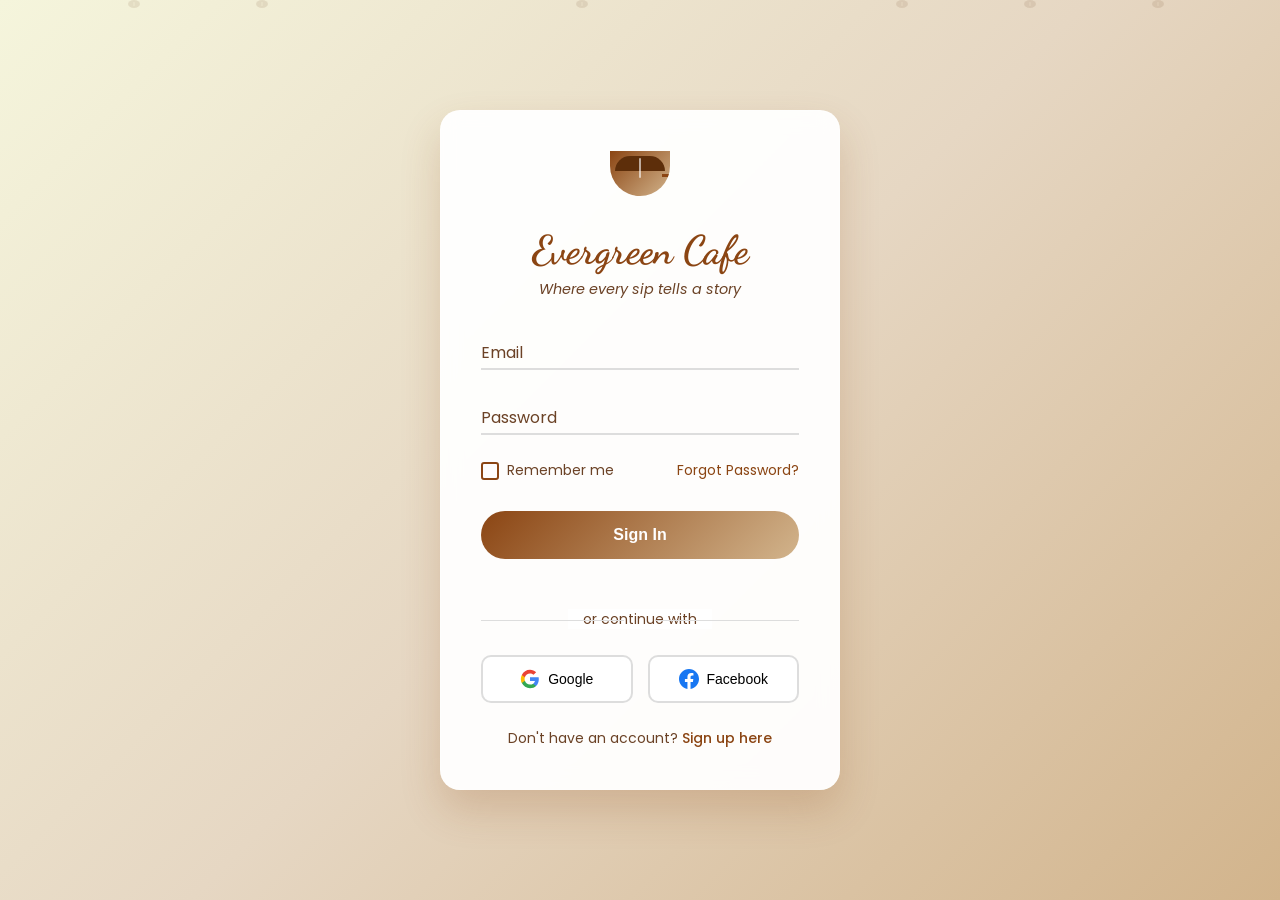
<file: login.html>
<!DOCTYPE html>
<html lang="en">
  <head>
    <meta charset="UTF-8" />
    <link rel="icon" type="image/svg+xml" href="/vite.svg" />
    <meta name="viewport" content="width=device-width, initial-scale=1.0" />
    <title>EvergreenCafe - Login</title>
    <link href="https://fonts.googleapis.com/css2?family=Poppins:wght@300;400;500;600;700&family=Dancing+Script:wght@400;500;600;700&display=swap" rel="stylesheet">
    <link rel="stylesheet" href="login.css" />
  </head>
  <body>
    <div class="background">
      <div class="coffee-beans">
        <div class="bean bean1"></div>
        <div class="bean bean2"></div>
        <div class="bean bean3"></div>
        <div class="bean bean4"></div>
        <div class="bean bean5"></div>
        <div class="bean bean6"></div>
      </div>
    </div>

    <div class="container">
      <div class="login-card">
        <div class="coffee-cup">
          <div class="cup">
            <div class="steam">
              <div class="steam-line steam-1"></div>
              <div class="steam-line steam-2"></div>
              <div class="steam-line steam-3"></div>
            </div>
          </div>
        </div>

        <div class="logo">
          <h1>Evergreen Cafe</h1>
          <p class="tagline">Where every sip tells a story</p>
        </div>

        <form class="login-form">
          <div class="input-group">
            <input type="email" id="email" required>
            <label for="email">Email</label>
            <div class="input-line"></div>
          </div>

          <div class="input-group">
            <input type="password" id="password" required>
            <label for="password">Password</label>
            <div class="input-line"></div>
          </div>

          <div class="form-options">
            <label class="remember-me">
              <input type="checkbox">
              <span class="checkmark"></span>
              Remember me
            </label>
            <a href="#" class="forgot-password">Forgot Password?</a>
          </div>

          <button type="submit" class="login-btn">
            <span>Sign In</span>
            <div class="btn-ripple"></div>
          </button>

          <div class="divider">
            <span>or continue with</span>
          </div>

          <div class="social-login">
            <button type="button" class="social-btn google">
              <svg viewBox="0 0 24 24" width="20" height="20">
                <path fill="#4285F4" d="M22.56 12.25c0-.78-.07-1.53-.2-2.25H12v4.26h5.92c-.26 1.37-1.04 2.53-2.21 3.31v2.77h3.57c2.08-1.92 3.28-4.74 3.28-8.09z"/>
                <path fill="#34A853" d="M12 23c2.97 0 5.46-.98 7.28-2.66l-3.57-2.77c-.98.66-2.23 1.06-3.71 1.06-2.86 0-5.29-1.93-6.16-4.53H2.18v2.84C3.99 20.53 7.7 23 12 23z"/>
                <path fill="#FBBC05" d="M5.84 14.09c-.22-.66-.35-1.36-.35-2.09s.13-1.43.35-2.09V7.07H2.18C1.43 8.55 1 10.22 1 12s.43 3.45 1.18 4.93l2.85-2.22.81-.62z"/>
                <path fill="#EA4335" d="M12 5.38c1.62 0 3.06.56 4.21 1.64l3.15-3.15C17.45 2.09 14.97 1 12 1 7.7 1 3.99 3.47 2.18 7.07l3.66 2.84c.87-2.6 3.3-4.53 6.16-4.53z"/>
              </svg>
              Google
            </button>
            <button type="button" class="social-btn facebook">
              <svg viewBox="0 0 24 24" width="20" height="20">
                <path fill="#1877F2" d="M24 12.073c0-6.627-5.373-12-12-12s-12 5.373-12 12c0 5.99 4.388 10.954 10.125 11.854v-8.385H7.078v-3.47h3.047V9.43c0-3.007 1.792-4.669 4.533-4.669 1.312 0 2.686.235 2.686.235v2.953H15.83c-1.491 0-1.956.925-1.956 1.874v2.25h3.328l-.532 3.47h-2.796v8.385C19.612 23.027 24 18.062 24 12.073z"/>
              </svg>
              Facebook
            </button>
          </div>

          <p class="signup-link">
            Don't have an account? <a href="signup.html">Sign up here</a>
          </p>
        </form>
      </div>
    </div>

    <script type="module" src="login.js"></script>
  </body>
</html>
</file>
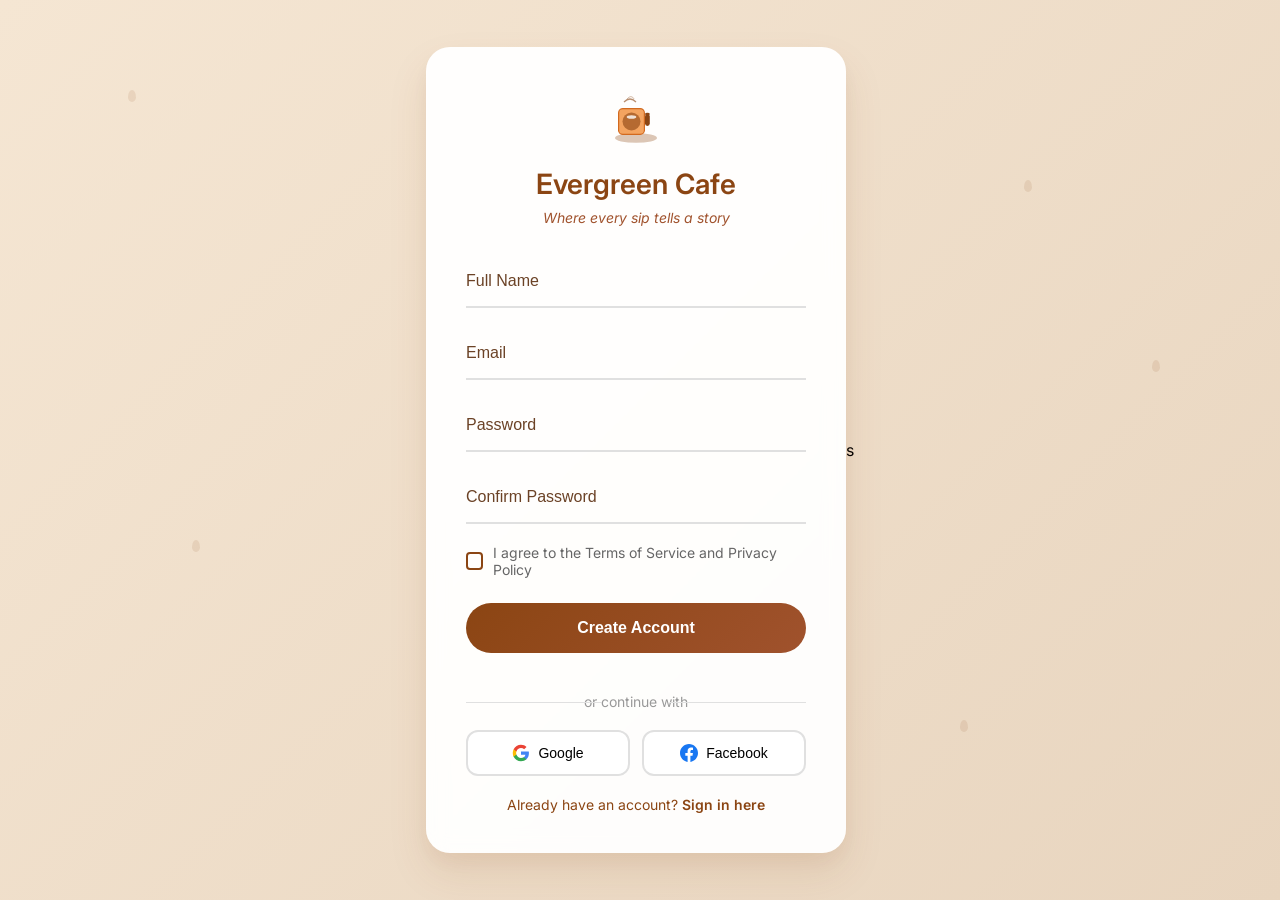
<file: signup.html>
<!DOCTYPE html>
<html lang="en">
  <head>
    <meta charset="UTF-8" />
    <link rel="icon" type="image/svg+xml" href="/vite.svg" />
    <meta name="viewport" content="width=device-width, initial-scale=1.0" />
    <title>Sign Up - Evergreen Cafe</title>
    <link rel="preconnect" href="https://fonts.googleapis.com">
    <link rel="preconnect" href="https://fonts.gstatic.com" crossorigin>
    <link href="https://fonts.googleapis.com/css2?family=Inter:wght@300;400;500;600;700&display=swap" rel="stylesheet">
    <style>
      * {
        margin: 0;
        padding: 0;
        box-sizing: border-box;
      }

      body {
        font-family: 'Inter', -apple-system, BlinkMacSystemFont, 'Segoe UI', Roboto, sans-serif;
        background: linear-gradient(135deg, #f5e6d3 0%, #e8d5bf 100%);
        min-height: 100vh;
        display: flex;
        align-items: center;
        justify-content: center;
        padding: 20px;
        position: relative;
        overflow-x: hidden;
      }

      /* Animated background elements */
      .coffee-beans {
        position: absolute;
        top: 0;
        left: 0;
        width: 100%;
        height: 100%;
        pointer-events: none;
        z-index: 1;
      }

      .coffee-bean {
        position: absolute;
        width: 8px;
        height: 12px;
        background: #8B4513;
        border-radius: 50% 50% 50% 50% / 60% 60% 40% 40%;
        opacity: 0.1;
        animation: float 6s ease-in-out infinite;
      }

      .coffee-bean:nth-child(1) { top: 10%; left: 10%; animation-delay: 0s; }
      .coffee-bean:nth-child(2) { top: 20%; left: 80%; animation-delay: 1s; }
      .coffee-bean:nth-child(3) { top: 60%; left: 15%; animation-delay: 2s; }
      .coffee-bean:nth-child(4) { top: 80%; left: 75%; animation-delay: 3s; }
      .coffee-bean:nth-child(5) { top: 40%; left: 90%; animation-delay: 4s; }

      @keyframes float {
        0%, 100% { transform: translateY(0px) rotate(0deg); }
        50% { transform: translateY(-20px) rotate(10deg); }
      }

      .signup-container {
        background: rgba(255, 255, 255, 0.95);
        backdrop-filter: blur(10px);
        border-radius: 24px;
        padding: 40px;
        width: 100%;
        max-width: 420px;
        box-shadow:
          0 20px 40px rgba(139, 69, 19, 0.1),
          0 10px 20px rgba(139, 69, 19, 0.05);
        position: relative;
        z-index: 10;
        animation: slideIn 0.8s ease-out;
      }

      @keyframes slideIn {
        from {
          opacity: 0;
          transform: translateY(30px);
        }
        to {
          opacity: 1;
          transform: translateY(0);
        }
      }

      .coffee-icon {
        width: 60px;
        height: 60px;
        margin: 0 auto 20px;
        display: block;
        animation: bounce 2s ease-in-out infinite;
      }

      @keyframes bounce {
        0%, 20%, 50%, 80%, 100% { transform: translateY(0); }
        40% { transform: translateY(-10px); }
        60% { transform: translateY(-5px); }
      }

      .cafe-title {
        text-align: center;
        color: #8B4513;
        font-size: 28px;
        font-weight: 600;
        margin-bottom: 8px;
        animation: fadeInUp 1s ease-out 0.3s both;
      }

      .cafe-tagline {
        text-align: center;
        color: #A0522D;
        font-size: 14px;
        font-style: italic;
        margin-bottom: 30px;
        animation: fadeInUp 1s ease-out 0.5s both;
      }

      @keyframes fadeInUp {
        from {
          opacity: 0;
          transform: translateY(20px);
        }
        to {
          opacity: 1;
          transform: translateY(0);
        }
      }

      .form-group {
        margin-bottom: 20px;
        animation: fadeInUp 1s ease-out both;
      }

      .form-group:nth-child(4) { animation-delay: 0.7s; }
      .form-group:nth-child(5) { animation-delay: 0.8s; }
      .form-group:nth-child(6) { animation-delay: 0.9s; }
      .form-group:nth-child(7) { animation-delay: 1s; }

      .form-input {
        width: 100%;
        padding: 16px 0;
        border: none;
        border-bottom: 2px solid #e0e0e0;
        background: transparent;
        font-size: 16px;
        color: #333;
        outline: none;
        transition: all 0.3s ease;
      }

      .form-input:focus {
        border-bottom-color: #8B4513;
        transform: translateY(-2px);
      }

      .form-input::placeholder {
        color: #6B4226;
        transition: opacity 0.3s ease;
      }

      .form-input:focus::placeholder {
        opacity: 0.5;
      }

      .checkbox-group {
        display: flex;
        align-items: center;
        gap: 10px;
        margin-bottom: 25px;
        animation: fadeInUp 1s ease-out 1.1s both;
      }

      .checkbox {
        width: 18px;
        height: 18px;
        border: 2px solid #8B4513;
        border-radius: 4px;
        cursor: pointer;
        position: relative;
        transition: all 0.3s ease;
      }

      .checkbox input {
        opacity: 0;
        position: absolute;
        cursor: pointer;
      }

      .checkbox input:checked + .checkmark {
        background: #8B4513;
        transform: scale(1.1);
      }

      .checkbox input:checked + .checkmark::after {
        content: '✓';
        color: white;
        position: absolute;
        top: 50%;
        left: 50%;
        transform: translate(-50%, -50%);
        font-size: 12px;
        font-weight: bold;
      }

      .checkbox-label {
        font-size: 14px;
        color: #666;
        cursor: pointer;
      }

      .signup-btn {
        width: 100%;
        padding: 16px;
        background: linear-gradient(135deg, #8B4513 0%, #A0522D 100%);
        color: white;
        border: none;
        border-radius: 50px;
        font-size: 16px;
        font-weight: 600;
        cursor: pointer;
        transition: all 0.3s ease;
        margin-bottom: 20px;
        position: relative;
        overflow: hidden;
        animation: fadeInUp 1s ease-out 1.2s both;
      }

      .signup-btn:hover {
        transform: translateY(-2px);
        box-shadow: 0 10px 25px rgba(139, 69, 19, 0.3);
      }

      .signup-btn:active {
        transform: translateY(0);
      }

      .signup-btn::before {
        content: '';
        position: absolute;
        top: 0;
        left: -100%;
        width: 100%;
        height: 100%;
        background: linear-gradient(90deg, transparent, rgba(255,255,255,0.2), transparent);
        transition: left 0.5s;
      }

      .signup-btn:hover::before {
        left: 100%;
      }

      .divider {
        text-align: center;
        margin: 20px 0;
        color: #999;
        font-size: 14px;
        position: relative;
        animation: fadeInUp 1s ease-out 1.3s both;
      }

      .divider::before,
      .divider::after {
        content: '';
        position: absolute;
        top: 50%;
        width: 40%;
        height: 1px;
        background: #e0e0e0;
      }

      .divider::before { left: 0; }
      .divider::after { right: 0; }

      .social-buttons {
        display: flex;
        gap: 12px;
        margin-bottom: 20px;
        animation: fadeInUp 1s ease-out 1.4s both;
      }

      .social-btn {
        flex: 1;
        padding: 12px;
        border: 2px solid #e0e0e0;
        border-radius: 12px;
        background: white;
        cursor: pointer;
        display: flex;
        align-items: center;
        justify-content: center;
        gap: 8px;
        font-size: 14px;
        font-weight: 500;
        transition: all 0.3s ease;
      }

      .social-btn:hover {
        border-color: #8B4513;
        transform: translateY(-2px);
        box-shadow: 0 5px 15px rgba(0,0,0,0.1);
      }

      .login-link {
        text-align: center;
        color: #8B4513;
        font-size: 14px;
        animation: fadeInUp 1s ease-out 1.5s both;
      }

      .login-link a {
        color: #8B4513;
        text-decoration: none;
        font-weight: 600;
        transition: color 0.3s ease;
      }

      .login-link a:hover {
        color: #A0522D;
        text-decoration: underline;
      }

      /* Responsive design */
      @media (max-width: 480px) {
        .signup-container {
          padding: 30px 25px;
          margin: 10px;
        }

        .cafe-title {
          font-size: 24px;
        }
      }
    </style>
  </head>
  <body>
    <div class="coffee-beans">
      <div class="coffee-bean"></div>
      <div class="coffee-bean"></div>
      <div class="coffee-bean"></div>
      <div class="coffee-bean"></div>
      <div class="coffee-bean"></div>
    </div>

    <div class="signup-container">
      <!-- Coffee Cup Icon -->
      <svg class="coffee-icon" viewBox="0 0 100 100" fill="none" xmlns="http://www.w3.org/2000/svg">
        <ellipse cx="50" cy="85" rx="35" ry="8" fill="#8B4513" opacity="0.3"/>
        <rect x="20" y="35" width="45" height="45" rx="8" fill="#D2691E"/>
        <rect x="22" y="37" width="41" height="41" rx="6" fill="#F4A460"/>
        <circle cx="42.5" cy="57.5" r="15" fill="#8B4513" opacity="0.6"/>
        <ellipse cx="42.5" cy="50" rx="8" ry="3" fill="#FFFFFF" opacity="0.8"/>
        <rect x="65" y="45" width="8" height="20" rx="4" fill="#8B4513"/>
        <ellipse cx="69" cy="45" rx="4" ry="2" fill="#8B4513"/>
        <path d="M30 25 Q40 15 50 25" stroke="#8B4513" stroke-width="2" fill="none" opacity="0.6"/>
        <path d="M35 20 Q42 12 47 20" stroke="#8B4513" stroke-width="1.5" fill="none" opacity="0.4"/>
      </svg>

      <h1 class="cafe-title">Evergreen Cafe</h1>
      <p class="cafe-tagline">Where every sip tells a story</p>

      <form id="signupForm">
        <div class="form-group">
          <input type="text" class="form-input" placeholder="Full Name" required>
        </div>

        <div class="form-group">
          <input type="email" class="form-input" placeholder="Email" required>
        </div>

        <div class="form-group">
          <input type="password" class="form-input" placeholder="Password" required>
        </div>

        <div class="form-group">
          <input type="password" class="form-input" placeholder="Confirm Password" required>
        </div>

        <div class="checkbox-group">
          <label class="checkbox">
            <input type="checkbox" required>
            <span class="checkmark"></span>
          </label>
          <label class="checkbox-label">I agree to the Terms of Service and Privacy Policy</label>
        </div>

        <button type="submit" class="signup-btn">Create Account</button>
      </form>

      <div class="divider">or continue with</div>

      <div class="social-buttons">
        <button class="social-btn">
          <svg width="18" height="18" viewBox="0 0 24 24">
            <path fill="#4285F4" d="M22.56 12.25c0-.78-.07-1.53-.2-2.25H12v4.26h5.92c-.26 1.37-1.04 2.53-2.21 3.31v2.77h3.57c2.08-1.92 3.28-4.74 3.28-8.09z"/>
            <path fill="#34A853" d="M12 23c2.97 0 5.46-.98 7.28-2.66l-3.57-2.77c-.98.66-2.23 1.06-3.71 1.06-2.86 0-5.29-1.93-6.16-4.53H2.18v2.84C3.99 20.53 7.7 23 12 23z"/>
            <path fill="#FBBC05" d="M5.84 14.09c-.22-.66-.35-1.36-.35-2.09s.13-1.43.35-2.09V7.07H2.18C1.43 8.55 1 10.22 1 12s.43 3.45 1.18 4.93l2.85-2.22.81-.62z"/>
            <path fill="#EA4335" d="M12 5.38c1.62 0 3.06.56 4.21 1.64l3.15-3.15C17.45 2.09 14.97 1 12 1 7.7 1 3.99 3.47 2.18 7.07l3.66 2.84c.87-2.6 3.3-4.53 6.16-4.53z"/>
          </svg>
          Google
        </button>

        <button class="social-btn">
          <svg width="18" height="18" viewBox="0 0 24 24" fill="#1877F2">
            <path d="M24 12.073c0-6.627-5.373-12-12-12s-12 5.373-12 12c0 5.99 4.388 10.954 10.125 11.854v-8.385H7.078v-3.47h3.047V9.43c0-3.007 1.792-4.669 4.533-4.669 1.312 0 2.686.235 2.686.235v2.953H15.83c-1.491 0-1.956.925-1.956 1.874v2.25h3.328l-.532 3.47h-2.796v8.385C19.612 23.027 24 18.062 24 12.073z"/>
          </svg>
          Facebook
        </button>
      </div>

      <div class="login-link">
        Already have an account? <a href="login.html" onclick="switchToLogin()">Sign in here</a>
      </div>
    </div>

    <script>
      function switchToLogin() {
        alert('This would switch to the login page');
      }

      // Form submission handler
      document.getElementById('signupForm').addEventListener('submit', function(e) {
        e.preventDefault();

        // Add success animation
        const btn = document.querySelector('.signup-btn');
        const originalText = btn.textContent;

        btn.style.background = 'linear-gradient(135deg, #28a745 0%, #20c997 100%)';
        btn.textContent = '✓ Account Created!';

        setTimeout(() => {
          btn.style.background = 'linear-gradient(135deg, #8B4513 0%, #A0522D 100%)';
          btn.textContent = originalText;
        }, 2000);
      });

      // Enhanced input animations
      document.querySelectorAll('.form-input').forEach(input => {
        input.addEventListener('focus', function() {
          this.parentElement.style.transform = 'scale(1.02)';
        });

        input.addEventListener('blur', function() {
          this.parentElement.style.transform = 'scale(1)';
        });
      });
    </script>
  </body>
</html>
s
</file>
<file: login.css>
* {
  margin: 0;
  padding: 0;
  box-sizing: border-box;
}

:root {
  --coffee-brown: #8B4513;
  --dark-coffee: #5D2E0A;
  --light-coffee: #D2B48C;
  --cream: #F5F5DC;
  --coffee-foam: #FEFEFE;
  --accent-gold: #DAA520;
  --text-dark: #2C1810;
  --text-light: #6B4226;
  --shadow: rgba(139, 69, 19, 0.2);
  --gradient-primary: linear-gradient(135deg, #8B4513 0%, #D2B48C 100%);
  --gradient-background: linear-gradient(135deg, #F5F5DC 0%, #E6D7C3 50%, #D2B48C 100%);
}

body {
  font-family: 'Poppins', sans-serif;
  background: var(--gradient-background);
  min-height: 100vh;
  overflow: hidden;
  position: relative;
}

/* Background and Coffee Bean Animations */
.background {
  position: fixed;
  top: 0;
  left: 0;
  width: 100%;
  height: 100%;
  z-index: -1;
  background: var(--gradient-background);
}

.coffee-beans {
  position: absolute;
  width: 100%;
  height: 100%;
  overflow: hidden;
}

.bean {
  position: absolute;
  width: 12px;
  height: 8px;
  background: var(--dark-coffee);
  border-radius: 50%;
  opacity: 0.1;
  animation: float 20s infinite linear;
}

.bean::before {
  content: '';
  position: absolute;
  top: 2px;
  left: 50%;
  transform: translateX(-50%);
  width: 1px;
  height: 4px;
  background: var(--light-coffee);
  border-radius: 1px;
}

.bean1 {
  left: 10%;
  animation-delay: 0s;
  animation-duration: 25s;
}

.bean2 {
  left: 20%;
  animation-delay: -5s;
  animation-duration: 30s;
}

.bean3 {
  left: 70%;
  animation-delay: -10s;
  animation-duration: 20s;
}

.bean4 {
  left: 80%;
  animation-delay: -15s;
  animation-duration: 35s;
}

.bean5 {
  left: 45%;
  animation-delay: -8s;
  animation-duration: 28s;
}

.bean6 {
  left: 90%;
  animation-delay: -12s;
  animation-duration: 22s;
}

@keyframes float {
  0% {
    transform: translateY(100vh) rotate(0deg);
  }
  100% {
    transform: translateY(-100px) rotate(360deg);
  }
}

/* Main Container */
.container {
  display: flex;
  justify-content: center;
  align-items: center;
  min-height: 100vh;
  padding: 20px;
  animation: fadeIn 1s ease-out;
}

@keyframes fadeIn {
  from {
    opacity: 0;
    transform: translateY(30px);
  }
  to {
    opacity: 1;
    transform: translateY(0);
  }
}

/* Login Card */
.login-card {
  background: rgba(255, 255, 255, 0.95);
  backdrop-filter: blur(10px);
  border-radius: 20px;
  padding: 40px;
  box-shadow: 0 20px 40px var(--shadow);
  max-width: 400px;
  width: 100%;
  text-align: center;
  position: relative;
  border: 1px solid rgba(255, 255, 255, 0.2);
  animation: slideUp 0.8s ease-out 0.2s both;
}

@keyframes slideUp {
  from {
    opacity: 0;
    transform: translateY(50px) scale(0.9);
  }
  to {
    opacity: 1;
    transform: translateY(0) scale(1);
  }
}

/* Coffee Cup Animation */
.coffee-cup {
  margin-bottom: 30px;
  animation: bounce 2s ease-in-out infinite;
}

@keyframes bounce {
  0%, 20%, 50%, 80%, 100% {
    transform: translateY(0);
  }
  40% {
    transform: translateY(-10px);
  }
  60% {
    transform: translateY(-5px);
  }
}

.cup {
  width: 60px;
  height: 45px;
  background: var(--gradient-primary);
  border-radius: 0 0 30px 30px;
  margin: 0 auto;
  position: relative;
  overflow: hidden;
}

.cup::before {
  content: '';
  position: absolute;
  top: 5px;
  left: 5px;
  right: 5px;
  height: 15px;
  background: var(--dark-coffee);
  border-radius: 20px 20px 0 0;
}

.cup::after {
  content: '';
  position: absolute;
  top: -5px;
  right: -15px;
  width: 20px;
  height: 25px;
  border: 3px solid var(--coffee-brown);
  border-left: none;
  border-radius: 0 15px 15px 0;
}

/* Steam Animation */
.steam {
  position: absolute;
  top: -20px;
  left: 50%;
  transform: translateX(-50%);
}

.steam-line {
  width: 2px;
  height: 20px;
  background: rgba(255, 255, 255, 0.6);
  margin: 0 3px;
  border-radius: 2px;
  display: inline-block;
  animation: steam 2s ease-in-out infinite;
}

.steam-1 { animation-delay: 0s; }
.steam-2 { animation-delay: 0.3s; }
.steam-3 { animation-delay: 0.6s; }

@keyframes steam {
  0%, 100% {
    opacity: 0.6;
    transform: translateY(0) scale(1);
  }
  50% {
    opacity: 0.2;
    transform: translateY(-10px) scale(1.1);
  }
}

/* Logo Styling */
.logo h1 {
  font-family: 'Dancing Script', cursive;
  font-size: 2.5rem;
  color: var(--coffee-brown);
  margin-bottom: 5px;
  animation: glow 3s ease-in-out infinite alternate;
}

@keyframes glow {
  from {
    text-shadow: 0 0 10px rgba(139, 69, 19, 0.5);
  }
  to {
    text-shadow: 0 0 20px rgba(139, 69, 19, 0.8);
  }
}

.tagline {
  color: var(--text-light);
  font-size: 0.9rem;
  margin-bottom: 30px;
  font-style: italic;
}

/* Form Styling */
.login-form {
  text-align: left;
}

.input-group {
  position: relative;
  margin-bottom: 25px;
}

.input-group input {
  width: 100%;
  padding: 15px 0 5px 0;
  font-size: 16px;
  color: var(--text-dark);
  border: none;
  border-bottom: 2px solid #ddd;
  outline: none;
  background: transparent;
  transition: all 0.3s ease;
}

.input-group input:focus {
  border-bottom-color: var(--coffee-brown);
}

.input-group input:focus + label,
.input-group input:valid + label {
  top: -20px;
  font-size: 12px;
  color: var(--coffee-brown);
  transform: translateY(0);
}

.input-group label {
  position: absolute;
  top: 10px;
  left: 0;
  font-size: 16px;
  color: var(--text-light);
  pointer-events: none;
  transition: all 0.3s ease;
}

.input-line {
  position: absolute;
  bottom: 0;
  left: 0;
  width: 0;
  height: 2px;
  background: var(--coffee-brown);
  transition: width 0.3s ease;
}

.input-group input:focus ~ .input-line {
  width: 100%;
}

/* Form Options */
.form-options {
  display: flex;
  justify-content: space-between;
  align-items: center;
  margin-bottom: 30px;
  font-size: 14px;
}

.remember-me {
  display: flex;
  align-items: center;
  cursor: pointer;
  color: var(--text-light);
}

.remember-me input {
  display: none;
}

.checkmark {
  width: 18px;
  height: 18px;
  border: 2px solid var(--coffee-brown);
  border-radius: 3px;
  margin-right: 8px;
  position: relative;
  transition: all 0.3s ease;
}

.remember-me input:checked + .checkmark {
  background: var(--coffee-brown);
}

.remember-me input:checked + .checkmark::after {
  content: '✓';
  position: absolute;
  left: 2px;
  top: -2px;
  color: white;
  font-size: 12px;
}

.forgot-password {
  color: var(--coffee-brown);
  text-decoration: none;
  transition: all 0.3s ease;
}

.forgot-password:hover {
  color: var(--dark-coffee);
  text-decoration: underline;
}

/* Login Button */
.login-btn {
  width: 100%;
  padding: 15px;
  background: var(--gradient-primary);
  border: none;
  border-radius: 50px;
  color: white;
  font-size: 16px;
  font-weight: 600;
  cursor: pointer;
  position: relative;
  overflow: hidden;
  transition: all 0.3s ease;
  margin-bottom: 25px;
}

.login-btn:hover {
  transform: translateY(-2px);
  box-shadow: 0 10px 25px rgba(139, 69, 19, 0.3);
}

.login-btn:active {
  transform: translateY(0);
}

.btn-ripple {
  position: absolute;
  top: 50%;
  left: 50%;
  width: 0;
  height: 0;
  border-radius: 50%;
  background: rgba(255, 255, 255, 0.3);
  transform: translate(-50%, -50%);
  transition: width 0.6s, height 0.6s;
}

.login-btn:active .btn-ripple {
  width: 300px;
  height: 300px;
}

/* Divider */
.divider {
  text-align: center;
  margin: 25px 0;
  position: relative;
  color: var(--text-light);
  font-size: 14px;
}

.divider::before,
.divider::after {
  content: '';
  position: absolute;
  top: 50%;
  width: 45%;
  height: 1px;
  background: #ddd;
}

.divider::before { left: 0; }
.divider::after { right: 0; }

.divider span {
  background: rgba(255, 255, 255, 0.95);
  padding: 0 15px;
}

/* Social Login */
.social-login {
  display: flex;
  gap: 15px;
  margin-bottom: 25px;
}

.social-btn {
  flex: 1;
  padding: 12px;
  border: 2px solid #ddd;
  border-radius: 10px;
  background: white;
  cursor: pointer;
  display: flex;
  align-items: center;
  justify-content: center;
  gap: 8px;
  font-size: 14px;
  font-weight: 500;
  transition: all 0.3s ease;
}

.social-btn:hover {
  transform: translateY(-2px);
  box-shadow: 0 5px 15px rgba(0, 0, 0, 0.1);
}

.social-btn.google:hover {
  border-color: #4285F4;
  color: #4285F4;
}

.social-btn.facebook:hover {
  border-color: #1877F2;
  color: #1877F2;
}

/* Signup Link */
.signup-link {
  text-align: center;
  color: var(--text-light);
  font-size: 14px;
}

.signup-link a {
  color: var(--coffee-brown);
  text-decoration: none;
  font-weight: 500;
  transition: all 0.3s ease;
}

.signup-link a:hover {
  color: var(--dark-coffee);
  text-decoration: underline;
}

/* Responsive Design */
@media (max-width: 480px) {
  .container {
    padding: 10px;
  }

  .login-card {
    padding: 30px 25px;
  }

  .logo h1 {
    font-size: 2rem;
  }

  .social-login {
    flex-direction: column;
  }
}

/* Additional Animations */
@keyframes pulse {
  0% {
    box-shadow: 0 0 0 0 rgba(139, 69, 19, 0.7);
  }
  70% {
    box-shadow: 0 0 0 10px rgba(139, 69, 19, 0);
  }
  100% {
    box-shadow: 0 0 0 0 rgba(139, 69, 19, 0);
  }
}

.login-card:hover {
  animation: pulse 2s infinite;
}

/* Smooth transitions for all interactive elements */
* {
  transition: all 0.3s ease;
}

/* Custom scrollbar for better aesthetics */
::-webkit-scrollbar {
  width: 8px;
}

::-webkit-scrollbar-track {
  background: var(--cream);
}

::-webkit-scrollbar-thumb {
  background: var(--coffee-brown);
  border-radius: 4px;
}

::-webkit-scrollbar-thumb:hover {
  background: var(--dark-coffee);
}
</file>
